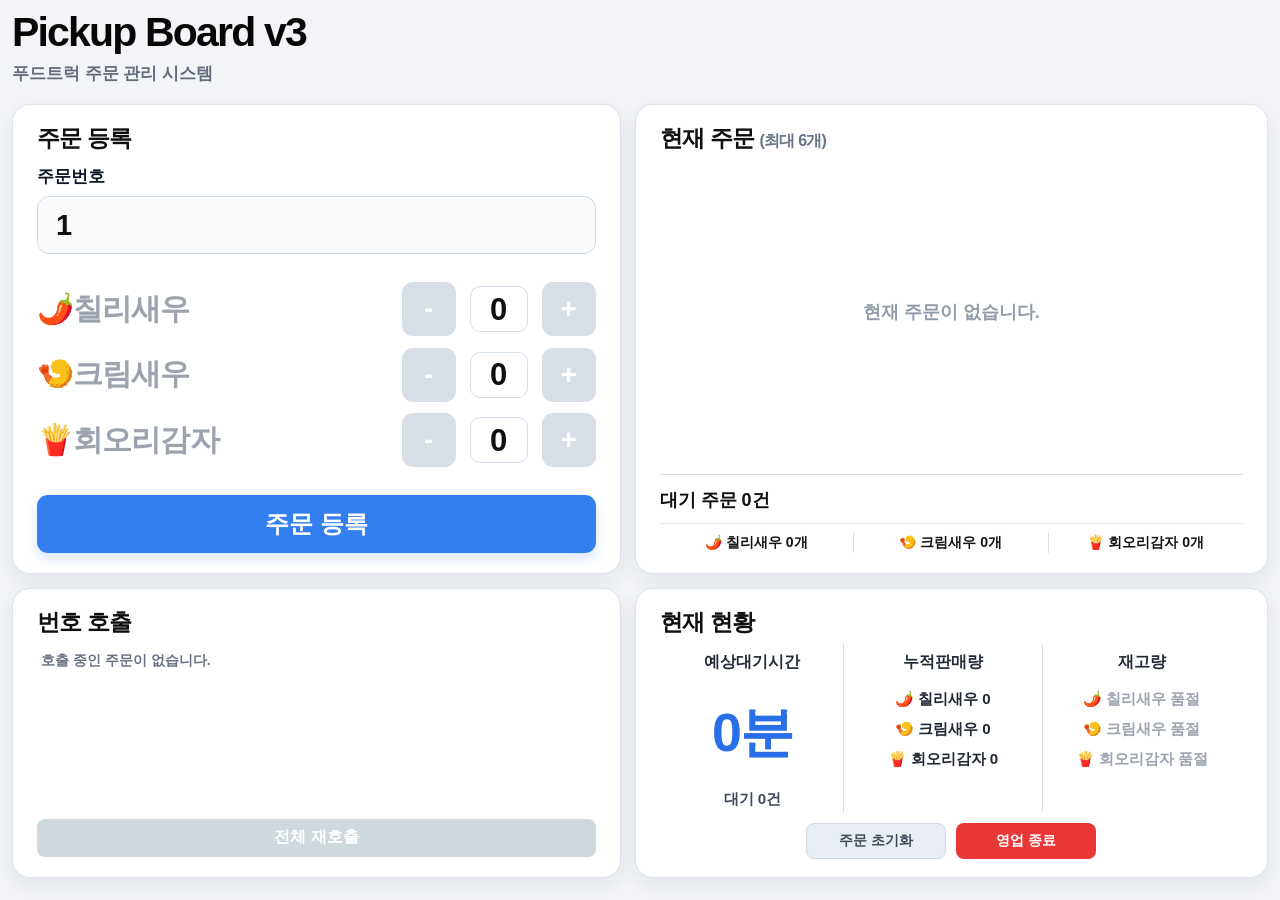
<file: index.html>
<!DOCTYPE html>
<html lang="ko">

<head>

    <meta charset="UTF-8">

    <meta
        name="viewport"
        content="width=device-width, initial-scale=1.0">

    <title>Pickup Board v3</title>

    <link
        rel="stylesheet"
        href="style.css">

</head>

<body>

    <div class="container">

        <!-- ==========================
             Header
        =========================== -->

        <header class="header">

            <h1>Pickup Board v3</h1>

            <p>푸드트럭 주문 관리 시스템</p>

        </header>



        <!-- ==========================
             Dashboard
        =========================== -->

        <main class="dashboard">

            <!-- ======================
                 주문 등록
            ======================= -->

            <section class="card order-card">

                <h2>주문 등록</h2>

                <div class="order-number">

                    <label for="orderNumber">
                        주문번호
                    </label>

                    <button
                        id="orderNumber"
                        type="button"
                        class="order-number-display"
                        aria-haspopup="dialog"
                        aria-expanded="false">
                        1
                    </button>

                </div>

                <div
                    id="numericKeypadModal"
                    class="order-number-modal"
                    hidden
                    role="dialog"
                    aria-modal="true"
                    aria-labelledby="numericKeypadTitle">

                    <div class="order-number-modal-panel">

                        <div class="order-number-modal-header">
                            <h3 id="numericKeypadTitle">
                                주문번호 수정
                            </h3>
                        </div>

                        <div
                            id="numericKeypadValue"
                            class="order-number-value">
                            1
                        </div>

                        <div class="order-number-keypad">

                            <button type="button" class="keypad-button" data-digit="1">1</button>
                            <button type="button" class="keypad-button" data-digit="2">2</button>
                            <button type="button" class="keypad-button" data-digit="3">3</button>
                            <button type="button" class="keypad-button" data-digit="4">4</button>
                            <button type="button" class="keypad-button" data-digit="5">5</button>
                            <button type="button" class="keypad-button" data-digit="6">6</button>
                            <button type="button" class="keypad-button" data-digit="7">7</button>
                            <button type="button" class="keypad-button" data-digit="8">8</button>
                            <button type="button" class="keypad-button" data-digit="9">9</button>
                            <button type="button" class="keypad-button keypad-cancel" data-action="cancel">취소</button>
                            <button type="button" class="keypad-button" data-digit="0">0</button>
                            <button type="button" class="keypad-button keypad-backspace" data-action="backspace">←</button>

                        </div>

                        <button
                            id="numericKeypadConfirm"
                            type="button"
                            class="order-number-confirm">
                            확인
                        </button>

                    </div>

                </div>


                <div class="menu-list">

                    <!-- 칠리새우 -->

                    <div class="menu-item">

                        <label class="menu-name">

                            🌶️칠리새우

                        </label>

                        <div class="counter">

                            <button
                                id="minusChili"
                                class="minus">

                                -

                            </button>

                            <span
                                id="countChili"
                                class="count-text">

                                0

                            </span>

                            <button
                                id="plusChili"
                                class="plus">

                                +

                            </button>

                        </div>

                    </div>


                    <!-- 크림새우 -->

                    <div class="menu-item">

                        <label class="menu-name">

                            🍤크림새우

                        </label>

                        <div class="counter">

                            <button
                                id="minusCream"
                                class="minus">

                                -

                            </button>

                            <span
                                id="countCream"
                                class="count-text">

                                0

                            </span>

                            <button
                                id="plusCream"
                                class="plus">

                                +

                            </button>

                        </div>

                    </div>


                    <!-- 회오리감자 -->

                    <div class="menu-item">

                        <label class="menu-name">

                            🍟회오리감자

                        </label>

                        <div class="counter">

                            <button
                                id="minusPotato"
                                class="minus">

                                -

                            </button>

                            <span
                                id="countPotato"
                                class="count-text">

                                0

                            </span>

                            <button
                                id="plusPotato"
                                class="plus">

                                +

                            </button>

                        </div>

                    </div>

                </div>


                <button
                    id="registerButton"
                    class="register-button">

                    주문 등록

                </button>

            </section>



            <!-- ======================
                 현재 주문
            ======================= -->

            <section class="card current-card">

                <h2>

                    현재 주문

                    <small>(최대 6개)</small>

                </h2>

                <div
                    id="currentOrders"
                    class="current-orders">

                </div>

                <div class="summary">

                    <div class="waiting-count">

                        <strong id="waitingCount">
                            대기 주문 0건
                        </strong>

                        <span id="hiddenOrderCount">

                        </span>

                    </div>

                    <div class="menu-summary">

                        <span id="summaryChili">

                            🌶️ 칠리새우 0개

                        </span>

                        <span id="summaryCream">

                            🍤 크림새우 0개

                        </span>

                        <span id="summaryPotato">

                            🍟 회오리감자 0개

                        </span>

                    </div>

                </div>

            </section>



            <!-- ======================
                 번호 호출
            ======================= -->

            <section class="card call-card">

                <h2>번호 호출</h2>

                <div
                    id="calledOrders"
                    class="called-orders">

                </div>

                <button
                    id="recallButton"
                    class="recall-button">

                    전체 재호출

                </button>

            </section>



            <!-- ======================
                 현재 현황
            ======================= -->

            <section class="card status-card">

                <h2>현재 현황</h2>

                <div class="status-grid">

                    <!-- 예상 대기시간 -->

                    <div class="status-column">

                        <h3>예상대기시간</h3>

                        <div
                            id="estimatedTime"
                            class="status-value">

                            0분

                        </div>

                        <div
                            id="waitingOrders"
                            class="status-sub">

                            대기 0건

                        </div>

                    </div>


                    <!-- 누적 판매 -->

                    <div class="status-column">

                        <h3>누적판매량</h3>

                        <div
                            id="salesChili">

                            🌶️칠리새우 0

                        </div>

                        <div
                            id="salesCream">

                            🍤크림새우 0

                        </div>

                        <div
                            id="salesPotato">

                            🍟회오리감자 0

                        </div>

                    </div>


                    <!-- 재고 -->

                    <div class="status-column">

                        <h3>재고량</h3>

                        <div
                            id="stockChili">

                            🌶️칠리새우 0

                        </div>

                        <div
                            id="stockCream">

                            🍤크림새우 0

                        </div>

                        <div
                            id="stockPotato">

                            🍟회오리감자 0

                        </div>

                    </div>

                </div>


                <div class="status-buttons">

                    <button
                        id="resetButton"
                        class="reset-button">

                        주문 초기화

                    </button>

                    <button
                        id="closeButton"
                        class="close-button">

                        영업 종료

                    </button>

                </div>

            </section>

        </main>

    </div>

    <script src="app.js?v=20260818-3"></script>

</body>

</html>
</file>
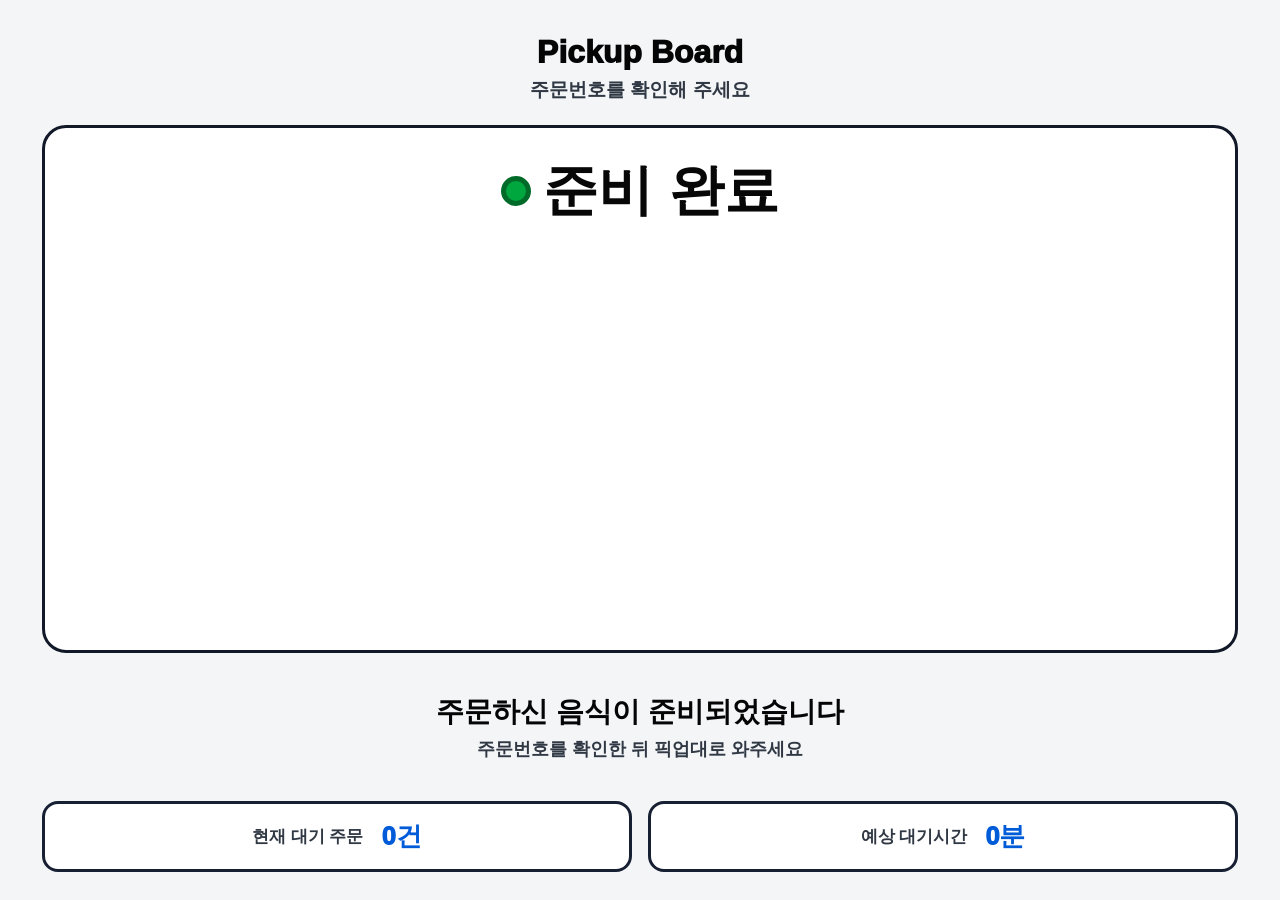
<file: customer.html>
<!DOCTYPE html>
<html lang="ko">
<head>
    <meta charset="UTF-8">

    <meta
        name="viewport"
        content="width=device-width, initial-scale=1.0"
    >

    <title>Pickup Board - 고객 호출 화면</title>

    <link
        rel="stylesheet"
        href="customer.css"
    >
</head>

<body>

    <main class="customer-screen">

        <header class="customer-header">
            <p class="brand-name">
                Pickup Board
            </p>

            <p class="brand-subtitle">
                주문번호를 확인해 주세요
            </p>
        </header>


        <section class="ready-section">

            <div class="section-title-row">
                <span class="status-dot"></span>

                <h1>준비 완료</h1>
            </div>

            <div class="ready-number-grid">

                <div class="ready-number-card is-latest">
                    <div class="number-label"></div>
                    <strong>18</strong>
                    <span class="latest-label">방금 호출</span>
                </div>

                <div class="ready-number-card">
                    <div class="number-label"></div>
                    <strong>15</strong>
                </div>

                <div class="ready-number-card">
                    <div class="number-label"></div>
                    <strong>12</strong>
                </div>

                <div class="ready-number-card">
                    <div class="number-label"></div>
                    <strong>9</strong>
                </div>

                <div class="ready-number-card">
                    <div class="number-label"></div>
                    <strong>7</strong>
                </div>

                <div class="ready-number-card">
                    <div class="number-label"></div>
                    <strong>4</strong>
                </div>

            </div>

        </section>


        <section class="pickup-message">

            <p class="pickup-main">
                주문하신 음식이 준비되었습니다
            </p>

            <p class="pickup-sub">
                주문번호를 확인한 뒤 픽업대로 와주세요
            </p>

        </section>


        <footer class="customer-footer">

            <div class="waiting-info">
                <span>현재 대기 주문</span>
                <strong>8건</strong>
            </div>

            <div class="waiting-info">
                <span>예상 대기시간</span>
                <strong>약 20분</strong>
            </div>

        </footer>

    </main>
<script src="customer.js"></script>
</body>
</html>
</file>
<file: style.css>
/* =========================================================
   Pickup Board v3
   style.css 전체 교체 코드
========================================================= */


/* =========================================================
   기본 초기화
========================================================= */

* {
    box-sizing: border-box;
    margin: 0;
    padding: 0;
}

html,
body {
    width: 100%;
    min-height: 100%;
}

body {
    background: #f2f4f7;
    color: #111827;

    font-family:
        Pretendard,
        "Noto Sans KR",
        "Apple SD Gothic Neo",
        Arial,
        sans-serif;

    line-height: 1.4;
}

button,
input {
    font: inherit;
}

button {
    border: none;
    cursor: pointer;

    touch-action: manipulation;
    -webkit-tap-highlight-color: transparent;
}

button:focus-visible,
input:focus-visible {
    outline: 4px solid rgba(47, 126, 247, 0.18);
    outline-offset: 2px;
}


/* =========================================================
   전체 화면
========================================================= */

.container {
    width: 100%;
    max-width: 1920px;

    margin: 0 auto;
    padding: 12px;
}


/* =========================================================
   상단 제목
========================================================= */

.header {
    margin-bottom: 18px;
}

.header h1 {
    color: #070707;

    font-size: clamp(40px, 3.2vw, 58px);
    font-weight: 900;
    line-height: 1.02;
    letter-spacing: -1.8px;
}

.header p {
    margin-top: 8px;

    color: #626c7b;

    font-size: clamp(17px, 1.3vw, 22px);
    font-weight: 600;
}


/* =========================================================
   대시보드
========================================================= */

.dashboard {
    display: grid;

    grid-template-columns:
        minmax(440px, 0.98fr)
        minmax(610px, 1.02fr);

    grid-template-rows:
        minmax(470px, 1.4fr)
        minmax(290px, 0.86fr);

    gap: 14px;
}


/* =========================================================
   공통 카드
========================================================= */

.card {
    min-width: 0;
    min-height: 0;

    display: flex;
    flex-direction: column;

    overflow: hidden;

    padding: 20px 24px;

    border: 1px solid #dbe2eb;
    border-radius: 18px;

    background: #ffffff;

    box-shadow:
        0 7px 22px rgba(27, 39, 58, 0.07);
}

.card h2 {
    flex-shrink: 0;

    margin-bottom: 14px;

    color: #101010;

    font-size: clamp(23px, 1.65vw, 29px);
    font-weight: 900;
    line-height: 1.15;
    letter-spacing: -0.8px;
}

.card h2 small {
    color: #687487;

    font-size: 16px;
    font-weight: 700;
}


/* =========================================================
   주문 등록
========================================================= */

.order-card {
    min-height: 0;
}

.order-number {
    flex-shrink: 0;
}

.order-number label {
    display: block;

    margin-bottom: 7px;

    color: #111827;

    font-size: 17px;
    font-weight: 900;
}

.order-number-display {
    width: 100%;
    height: 58px;

    padding: 0 18px;
    margin-bottom: 17px;

    border: 1px solid #cdd8e6;
    border-radius: 12px;

    background: #f8fafc;
    color: #101010;

    font-size: 29px;
    font-weight: 900;
    text-align: left;

    transition:
        border-color 0.15s ease,
        box-shadow 0.15s ease,
        background 0.15s ease;
}

.order-number-display:hover {
    border-color: #8ab0f7;
    background: #f3f8ff;
}

.order-number-display:focus-visible {
    border-color: #2f7ef7;
    background: #ffffff;

    box-shadow:
        0 0 0 4px rgba(47, 126, 247, 0.12);

    outline: none;
}

.order-number-modal {
    position: fixed;
    inset: 0;
    z-index: 2500;

    display: flex;
    align-items: center;
    justify-content: center;

    padding: 18px;

    background: rgba(15, 23, 42, 0.45);
}

.order-number-modal[hidden] {
    display: none;
}

.order-number-modal-panel {
    width: min(90vw, 360px);

    padding: 18px 16px 16px;

    border: 1px solid #dfe7f2;
    border-radius: 18px;

    background: #ffffff;
    box-shadow:
        0 18px 40px rgba(15, 23, 42, 0.18);
}

.order-number-modal-header {
    margin-bottom: 12px;
    text-align: center;
}

.order-number-modal-header h3 {
    color: #111827;
    font-size: 19px;
    font-weight: 900;
}

.order-number-value {
    min-height: 62px;

    display: flex;
    align-items: center;
    justify-content: center;

    margin-bottom: 16px;

    border: 1px solid #d7e3f5;
    border-radius: 12px;

    background: #f7fbff;
    color: #111827;

    font-size: clamp(30px, 7vw, 40px);
    font-weight: 900;
    letter-spacing: 0.04em;
}

.order-number-keypad {
    display: grid;
    grid-template-columns: repeat(3, minmax(0, 1fr));
    gap: 10px;
}

.keypad-button {
    min-height: 62px;

    border-radius: 12px;

    background: #edf4ff;
    color: #1d4ed8;

    font-size: 24px;
    font-weight: 900;
    line-height: 1;

    transition:
        background 0.15s ease,
        transform 0.1s ease;
}

.keypad-button:hover {
    background: #dfeeff;
}

.keypad-button:active {
    transform: scale(0.98);
}

.keypad-cancel,
.keypad-backspace {
    background: #e5e7eb;
    color: #1f2937;
}

.keypad-cancel:hover,
.keypad-backspace:hover {
    background: #d6dae1;
}

.order-number-confirm {
    width: 100%;
    min-height: 52px;

    margin-top: 16px;

    border-radius: 12px;

    background: #347ff0;
    color: #ffffff;

    font-size: 20px;
    font-weight: 900;

    box-shadow: 0 8px 18px rgba(52, 127, 240, 0.2);
}

.order-number-confirm:hover {
    background: #246fe2;
}


/* =========================================================
   주문 메뉴 목록
========================================================= */

.menu-list {
    flex: 1;
    min-height: 0;

    display: flex;
    flex-direction: column;
    justify-content: space-evenly;
}

.menu-item {
    display: flex;
    align-items: center;
    justify-content: space-between;

    gap: 22px;
}

.menu-name {
    min-width: 0;

    color: #111111;

    font-size: 30px;
    font-weight: 900;
    line-height: 1.15;
    letter-spacing: -0.9px;
}


/* =========================================================
   메뉴 수량 조절
========================================================= */

.counter {
    flex-shrink: 0;

    display: grid;
    grid-template-columns: 54px 58px 54px;
    align-items: center;

    column-gap: 14px;
}

.minus,
.plus {
    width: 54px;
    height: 54px;

    border-radius: 11px;

    background: #347ff0;
    color: #ffffff;

    font-size: 28px;
    font-weight: 900;
    line-height: 1;

    box-shadow:
        0 4px 10px rgba(47, 126, 247, 0.18);

    transition:
        background 0.15s ease,
        transform 0.1s ease;
}

.minus:hover,
.plus:hover {
    background: #236de2;
}

.minus:active,
.plus:active {
    transform: scale(0.94);
}

.count-text {
    width: 58px;
    height: 46px;

    display: flex;
    align-items: center;
    justify-content: center;

    border: 1px solid #d3deeb;
    border-radius: 10px;

    background: #ffffff;
    color: #101010;

    font-size: 31px;
    font-weight: 900;
    line-height: 1;
}

.register-button {
    width: 100%;
    height: 58px;
    flex-shrink: 0;

    margin-top: 16px;

    border-radius: 11px;

    background: #347ff0;
    color: #ffffff;

    font-size: 24px;
    font-weight: 900;

    box-shadow:
        0 5px 12px rgba(47, 126, 247, 0.2);

    transition:
        background 0.15s ease,
        transform 0.1s ease;
}

.register-button:hover {
    background: #246fe2;
}

.register-button:active {
    transform: scale(0.985);
}


/* =========================================================
   현재 주문
========================================================= */

.current-card {
    min-height: 0;
}

.current-orders {
    flex: 1;
    min-height: 0;

    display: grid;
    grid-template-columns: repeat(3, minmax(0, 1fr));
    grid-template-rows: repeat(2, minmax(0, 1fr));

    gap: 12px;

    overflow: hidden;
}


/* 현재 주문 개별 카드 */

.current-order-item {
    min-width: 0;
    min-height: 0;

    display: flex;
    flex-direction: column;

    overflow: hidden;

    padding: 12px 14px;

    border: 1px solid #ccd7e5;
    border-radius: 12px;

    background: #ffffff;

    transition:
        border-color 0.15s ease,
        background 0.15s ease,
        transform 0.1s ease;
}

.current-order-item:hover {
    border-color: #347ff0;
    background: #f8fbff;
}

.current-order-item:active {
    transform: scale(0.985);
}


/* 주문번호와 경과시간 */

.order-number-row {
    width: 100%;
    min-width: 0;

    display: flex;
    align-items: center;

    gap: 8px;
}

.order-number-button {
    width: auto;
    height: auto;
    min-width: 0;

    flex: 0 0 auto;

    padding: 0;

    background: transparent;
    color: #2e73e8;

    font-size: 26px;
    font-weight: 900;
    line-height: 1.05;
    text-align: left;
}

.order-number-button:hover {
    color: #155bc8;
}

.elapsed-time {
    flex: 0 0 auto;

    padding: 4px 7px;

    border-radius: 20px;

    font-size: 11px;
    font-weight: 900;
    line-height: 1;

    white-space: nowrap;
}

.elapsed-time.elapsed-normal {
    background: #edf3ff;
    color: #347ff0;
}

.elapsed-time.elapsed-warning {
    background: #fff3e0;
    color: #f57c00;
}

.elapsed-time.elapsed-danger {
    background: #ffebee;
    color: #e53935;
}


/* 현재 주문 메뉴 양쪽 정렬 */

.order-menu-list {
    min-height: 0;

    display: flex;
    flex-direction: column;

    gap: 4px;

    margin-top: 8px;

    overflow: hidden;
}

.order-menu-list .menu-row {
    width: 100%;
    min-width: 0;

    display: flex;
    align-items: center;
    justify-content: space-between;

    gap: 10px;
}

.order-menu-list .menu-row span {
    min-width: 0;

    overflow: hidden;

    color: #202020;

    font-size: 14px;
    font-weight: 650;

    white-space: nowrap;
    text-overflow: ellipsis;
}

.order-menu-list .menu-row strong {
    flex-shrink: 0;

    color: #101010;

    font-size: 15px;
    font-weight: 900;
}


/* 주문이 없을 때 */

.empty-orders {
    grid-column: 1 / -1;
    grid-row: 1 / -1;

    display: flex;
    align-items: center;
    justify-content: center;

    color: #929baa;

    font-size: 18px;
    font-weight: 700;
}


/* =========================================================
   현재 주문 하단 요약
========================================================= */

.summary {
    flex-shrink: 0;

    margin-top: 13px;
    padding-top: 11px;

    border-top: 1px solid #d6dee9;
}

.waiting-count {
    min-height: 30px;

    display: flex;
    align-items: center;

    gap: 28px;

    color: #111111;

    font-size: 18px;
    font-weight: 900;
}

#hiddenOrderCount {
    color: #2674e8;
    font-weight: 900;
}

.menu-summary {
    display: grid;
    grid-template-columns: repeat(3, minmax(0, 1fr));

    margin-top: 7px;
    padding-top: 9px;

    border-top: 1px solid #e1e7ef;
}

.menu-summary span {
    min-width: 0;

    padding: 0 10px;

    border-right: 1px solid #d7dee8;

    color: #141414;

    text-align: center;

    font-size: clamp(14px, 1.05vw, 17px);
    font-weight: 850;

    white-space: nowrap;
    overflow: hidden;
    text-overflow: ellipsis;
}

.menu-summary span:last-child {
    border-right: none;
}


/* =========================================================
   번호 호출
========================================================= */

.call-card {
    min-height: 0;
}

.called-orders {
    flex: 1;
    min-height: 0;

    display: grid;
    grid-template-columns: repeat(5, minmax(0, 1fr));
    grid-auto-rows: 48px;

    column-gap: 12px;
    row-gap: 12px;

    align-content: start;

    padding: 2px 4px 12px;

    overflow-y: auto;
    overflow-x: hidden;
}

.called-order-number {
    width: 100%;
    height: 48px;

    border-radius: 10px;

    background: #347ff0;
    color: #ffffff;

    font-size: 22px;
    font-weight: 900;
    line-height: 1;

    box-shadow:
        0 3px 8px rgba(47, 126, 247, 0.18);

    transition:
        background 0.15s ease,
        transform 0.1s ease;
}

.called-order-number:hover {
    background: #236de2;
}

.called-order-number:active {
    transform: scale(0.95);
}

.call-empty {
    grid-column: 1 / -1;

    width: 100%;
    margin: 0;

    color: #697384;

    font-size: 14px;
    font-weight: 650;
    line-height: 1.4;

    white-space: nowrap;
}

.recall-button {
    width: 100%;
    height: 38px;
    flex-shrink: 0;

    margin-top: 10px;

    border-radius: 8px;

    background: #347ff0;
    color: #ffffff;

    font-size: 16px;
    font-weight: 900;

    transition:
        background 0.15s ease,
        transform 0.1s ease;
}

.recall-button:hover:not(:disabled) {
    background: #236de2;
}

.recall-button:active:not(:disabled) {
    transform: scale(0.985);
}

.recall-button:disabled {
    background: #ced8dd;
    color: #ffffff;

    cursor: not-allowed;
}


/* =========================================================
   현재 현황
========================================================= */

.status-card {
    min-height: 0;

    padding-bottom: 18px;
}

.status-card h2 {
    margin-bottom: 8px;
}

.status-grid {
    flex: 1;
    min-height: 0;

    display: grid;
    grid-template-columns:
        minmax(0, 0.92fr)
        minmax(0, 1fr)
        minmax(0, 1fr);

    margin: 0 2px 8px;
}


/* 현재 현황 각 열 */

.status-column {
    min-width: 0;
    min-height: 0;

    display: flex;
    flex-direction: column;
    align-items: center;

    padding: 8px 18px 4px;

    text-align: center;

    border-right: 1px solid #d9e1eb;
}

.status-column:last-child {
    border-right: none;
}

.status-column h3 {
    flex-shrink: 0;

    margin-bottom: 10px;

    color: #222b37;

    font-size: 16px;
    font-weight: 900;
}


/* =========================================================
   예상 대기시간
========================================================= */

.status-value {
    flex: 1;
    min-height: 72px;

    display: flex;
    align-items: center;
    justify-content: center;

    color: #286fe8;

    font-size: clamp(44px, 4.2vw, 62px);
    font-weight: 900;
    line-height: 1;
    letter-spacing: -1.5px;
}

.status-sub {
    margin-top: 5px;

    color: #3f4b5c;

    font-size: 15px;
    font-weight: 850;
}


/* =========================================================
   누적 판매량 / 재고량
========================================================= */

#salesChili,
#salesCream,
#salesPotato,
#stockChili,
#stockCream,
#stockPotato {
    width: 100%;
    min-height: 30px;

    display: flex;
    align-items: center;
    justify-content: center;

    color: #202833;

    font-size: 15px;
    font-weight: 850;

    white-space: nowrap;
}


/* 재고 상태 */

/* 재고 20개 이상 */
.stock-normal {
    color: #22c55e !important;
}

/* 재고 10~19개 */
.stock-low {
    color: #f59e0b !important;
}

/* 재고 1~9개 */
.stock-danger {
    color: #ef4444 !important;
}

/* 재고 0개 */
.stock-soldout {
    color: #9ca3af !important;
    font-weight: 900 !important;
}

/* =========================================================
   현재 현황 하단 버튼
========================================================= */

.status-buttons {
    flex-shrink: 0;

    display: grid;
    grid-template-columns: 1fr 1fr;

    gap: 10px;

    width: min(290px, 100%);
    margin: 2px auto 0;
}

.reset-button,
.close-button {
    width: 100%;
    height: 36px;

    border-radius: 8px;

    font-size: 14px;
    font-weight: 900;

    transition:
        opacity 0.15s ease,
        transform 0.1s ease;
}

.reset-button {
    border: 1px solid #cfd8e5;

    background: #e9eef5;
    color: #3f4a59;
}

.close-button {
    background: #e93636;
    color: #ffffff;
}

.reset-button:hover,
.close-button:hover {
    opacity: 0.9;
}

.reset-button:active,
.close-button:active {
    transform: scale(0.97);
}


/* =========================================================
   스크롤바
========================================================= */

::-webkit-scrollbar {
    width: 7px;
    height: 7px;
}

::-webkit-scrollbar-track {
    background: transparent;
}

::-webkit-scrollbar-thumb {
    background: #c4ccd7;
    border-radius: 10px;
}

::-webkit-scrollbar-thumb:hover {
    background: #aeb8c5;
}


/* =========================================================
   낮은 높이의 노트북
========================================================= */

@media (min-width: 1001px) and (max-height: 850px) {
    .container {
        padding: 8px;
    }

    .header {
        margin-bottom: 12px;
    }

    .header h1 {
        font-size: 42px;
    }

    .header p {
        margin-top: 5px;
    }

    .dashboard {
        grid-template-rows:
            minmax(405px, 1.4fr)
            minmax(225px, 0.86fr);

        gap: 12px;
    }

    .card {
        padding: 16px 20px;
    }

    .card h2 {
        margin-bottom: 10px;

        font-size: 23px;
    }

    .order-number input {
        height: 51px;
        margin-bottom: 10px;
    }

    .menu-name {
        font-size: 26px;
    }

    .counter {
        grid-template-columns: 48px 52px 48px;
        column-gap: 11px;
    }

    .minus,
    .plus {
        width: 48px;
        height: 48px;
    }

    .count-text {
        width: 52px;
        height: 41px;

        font-size: 28px;
    }

    .register-button {
        height: 49px;
        margin-top: 10px;
    }

    .current-order-item {
        padding: 9px 11px;
    }

    .summary {
        margin-top: 9px;
        padding-top: 8px;
    }

    .menu-summary {
        margin-top: 4px;
        padding-top: 6px;
    }

    .status-card {
        padding-bottom: 13px;
    }

    .status-grid {
        margin-bottom: 4px;
    }

    .status-column {
        padding: 4px 10px 2px;
    }

    .status-column h3 {
        margin-bottom: 4px;

        font-size: 14px;
    }

    .status-value {
        min-height: 54px;
    }

    #salesChili,
    #salesCream,
    #salesPotato,
    #stockChili,
    #stockCream,
    #stockPotato {
        min-height: 24px;

        font-size: 13px;
    }

    .status-buttons {
        width: min(270px, 100%);
    }

    .reset-button,
    .close-button {
        height: 32px;

        font-size: 13px;
    }
}


/* =========================================================
   태블릿 세로 / 작은 화면
========================================================= */

@media (max-width: 1000px) {
    .container {
        padding: 12px;
    }

    .dashboard {
        grid-template-columns: 1fr;
        grid-template-rows: auto;
    }

    .card {
        min-height: 350px;
    }

    .order-card,
    .current-card {
        min-height: 510px;
    }

    .current-orders {
        min-height: 315px;
    }

    .call-card,
    .status-card {
        min-height: 320px;
    }
}


/* =========================================================
   모바일
========================================================= */

@media (max-width: 650px) {
    .container {
        padding: 9px;
    }

    .header h1 {
        font-size: 35px;
    }

    .header p {
        font-size: 16px;
    }

    .card {
        padding: 17px;

        border-radius: 15px;
    }

    .menu-name {
        font-size: 23px;
    }

    .counter {
        grid-template-columns: 45px 46px 45px;

        column-gap: 8px;
    }

    .minus,
    .plus {
        width: 45px;
        height: 45px;

        font-size: 24px;
    }

    .count-text {
        width: 46px;
        height: 39px;

        font-size: 25px;
    }

    .current-card {
        min-height: 610px;
    }

    .current-orders {
        grid-template-columns: repeat(2, minmax(0, 1fr));
        grid-template-rows: repeat(3, minmax(0, 1fr));

        min-height: 430px;
    }

    .current-order-item {
        padding: 10px;
    }

    .order-number-button {
        font-size: 27px;
    }

    .waiting-count {
        flex-wrap: wrap;

        gap: 6px 18px;
    }

    .menu-summary {
        grid-template-columns: 1fr;

        gap: 7px;
    }

    .menu-summary span {
        border-right: none;

        text-align: left;
    }

    .called-orders {
        grid-template-columns: repeat(3, minmax(0, 1fr));
    }

    .status-grid {
        grid-template-columns: 1fr;

        gap: 5px;
    }

    .status-column {
        padding: 12px 4px;

        border-right: none;
        border-bottom: 1px solid #dce3ec;
    }

    .status-column:last-child {
        border-bottom: none;
    }

    .status-value {
        min-height: 65px;
    }

    .status-buttons {
        grid-template-columns: 1fr;

        width: 100%;
    }

    .reset-button,
    .close-button {
        height: 40px;
    }
}
/* =========================================================
   품절 메뉴 + / - 버튼
========================================================= */

.plus.sold-out-button,
.minus.sold-out-button {

    background: #cbd3dd !important;
    color: #ffffff !important;

    cursor: not-allowed;

    box-shadow: none;
    opacity: 0.75;
}

.plus.sold-out-button:hover,
.minus.sold-out-button:hover {

    background: #cbd3dd !important;
}

.plus.sold-out-button:active,
.minus.sold-out-button:active {

    transform: none;
}

/* =========================================================
   수량이 0인 - 버튼
   (재고는 있으므로 파란색 유지)
========================================================= */

.minus:disabled:not(.sold-out-button) {

    background: #347ff0 !important;
    color: #ffffff !important;

    cursor: not-allowed;
    opacity: 0.6;
}

.minus:disabled:not(.sold-out-button):hover {

    background: #347ff0 !important;
}

.minus:disabled:not(.sold-out-button):active {

    transform: none;
}

/* =========================================================
   품절 메뉴 이름
========================================================= */

.menu-name.sold-out-menu-name {
    color: #9ca3af;
}
/* =========================================
   현재 주문 상태
========================================= */

/* 대기 주문 */
.current-order-item.waiting-order{
    border: 1px solid #d9e3f2;
}

/* 조리중 주문 */
.current-order-item.cooking-order{

    border: 3px solid #ff9800;

    box-shadow: 0 0 14px rgba(255,152,0,.25);

    transition: .25s;
}
</file>
<file: customer.css>
/* =========================================================
   고객용 주문번호 호출 화면
========================================================= */

* {
    box-sizing: border-box;
    margin: 0;
    padding: 0;
}

html,
body {
    width: 100%;
    min-height: 100%;
}

body {
    background: #f3f5f7;
    color: #050505;

    font-family:
        Pretendard,
        "Noto Sans KR",
        "Apple SD Gothic Neo",
        Arial,
        sans-serif;

    overflow: hidden;
}


/* =========================================================
   전체 화면
========================================================= */

.customer-screen {
    width: 100vw;
    min-height: 100vh;

    display: grid;
    grid-template-rows:
        auto
        1fr
        auto
        auto;

    gap: 22px;

    padding: 34px 42px 28px;
}


/* =========================================================
   상단
========================================================= */

.customer-header {
    text-align: center;
}

.brand-name {
    color: #050505;

    font-size: clamp(28px, 2.5vw, 44px);
    font-weight: 950;
}

.brand-subtitle {
    margin-top: 6px;

    color: #303844;

    font-size: clamp(18px, 1.5vw, 26px);
    font-weight: 850;
}


/* =========================================================
   준비 완료 영역
========================================================= */

.ready-section {
    min-height: 0;

    display: flex;
    flex-direction: column;

    padding: 26px;

    border: 3px solid #111827;
    border-radius: 24px;

    background: #ffffff;

    box-shadow: none;

    backdrop-filter: none;
}

.section-title-row {
    flex-shrink: 0;

    display: flex;
    align-items: center;
    justify-content: center;

    gap: 12px;

    margin-bottom: 24px;
}

.status-dot {
    width: 30px;
    height: 30px;

    border-radius: 50%;

    background: #00a63e;
    border: 5px solid #006b29;

    box-shadow: none;
}

.section-title-row h1 {
    color: #070707;

    font-size: clamp(43px, 4.32vw, 74px);
    font-weight: 950;
}


/* =========================================================
   주문번호 카드
========================================================= */

.ready-number-grid {
    flex: 1;
    min-height: 0;

    display: grid;
    grid-template-columns:
        repeat(3, minmax(0, 1fr));
    grid-template-rows:
        repeat(2, minmax(0, 1fr));

    gap: 18px;
}

.ready-number-card {
    position: relative;

    min-width: 0;
    min-height: 0;

    display: flex;
    flex-direction: column;
    align-items: center;
    justify-content: center;

    border: 3px solid #172033;
    border-radius: 20px;

    background: #ffffff;
    color: #050505;

    box-shadow: none;
}

.ready-number-card strong {
    color: #000000;

    font-size: clamp(90px, 10.12vw, 174px); /* ~+10% 전체 크기 */
    font-weight: 950;
    line-height: 0.95;
}

.number-label {
    margin-bottom: 0;
    height: 0;
    line-height: 0;
    padding: 0;
    color: transparent; /* ensure no visible text if any remains */
    font-size: 0;
}

/* consolidated latest-label: keep white badge appearance, slightly larger */
.latest-label {
    position: absolute;
    top: 12px;
    right: 14px;

    padding: 8px 14px;

    border: 2px solid #111111;
    border-radius: 999px;

    background: #ffffff;
    color: #000000;

    font-size: clamp(15px, 1.1vw, 20px);
    font-weight: 950;
}

.ready-number-card.is-latest {
    border: 6px solid #000000;

    background: #ffe600;
    color: #000000;

    box-shadow: none;
}

.ready-number-card.is-latest strong {
    color: #000000;
    font-weight: 950;
}


/* =========================================================
   안내 문구
========================================================= */

.pickup-message {
    padding: 18px 24px;

    text-align: center;
}

.pickup-main {
    color: #050505;

    font-size: clamp(25px, 2.2vw, 39px);
    font-weight: 950;
}

.pickup-sub {
    margin-top: 6px;

    color: #303844;

    font-size: clamp(17px, 1.4vw, 24px);
    font-weight: 850;
}


/* =========================================================
   하단 현황
========================================================= */

.customer-footer {
    display: grid;
    grid-template-columns:
        repeat(2, minmax(0, 1fr));

    gap: 16px;
}

.waiting-info {
    display: flex;
    align-items: center;
    justify-content: center;

    gap: 18px;

    padding: 15px 20px;

    border: 3px solid #172033;
    border-radius: 16px;

    background: #ffffff;
}

.waiting-info span {
    color: #303844;

    font-size: clamp(16px, 1.3vw, 22px);
    font-weight: 850;
}

.waiting-info strong {
    color: #005bd8;

    font-size: clamp(22px, 2vw, 34px);
    font-weight: 950;
}


/* =========================================================
   태블릿 세로
========================================================= */

@media (max-width: 900px) {
    body {
        overflow: auto;
    }

    .customer-screen {
        min-height: 100vh;

        grid-template-rows:
            auto
            auto
            auto
            auto;

        padding: 24px 20px;
    }

    .ready-number-grid {
        grid-template-columns:
            repeat(2, minmax(0, 1fr));
        grid-template-rows:
            repeat(3, 210px);
    }

    .ready-number-card strong {
        font-size: 109px;
    }
}


/* =========================================================
   모바일
========================================================= */

@media (max-width: 560px) {
    .customer-screen {
        padding: 18px 12px;
    }

    .ready-section {
        padding: 18px;
        border-radius: 20px;
    }

    .ready-number-grid {
        grid-template-columns: 1fr;
        grid-template-rows:
            repeat(6, 160px);
    }

    .ready-number-card strong {
        font-size: 92px;
        letter-spacing: -3px;
    }

    .customer-footer {
        grid-template-columns: 1fr;
    }
}
</file>
